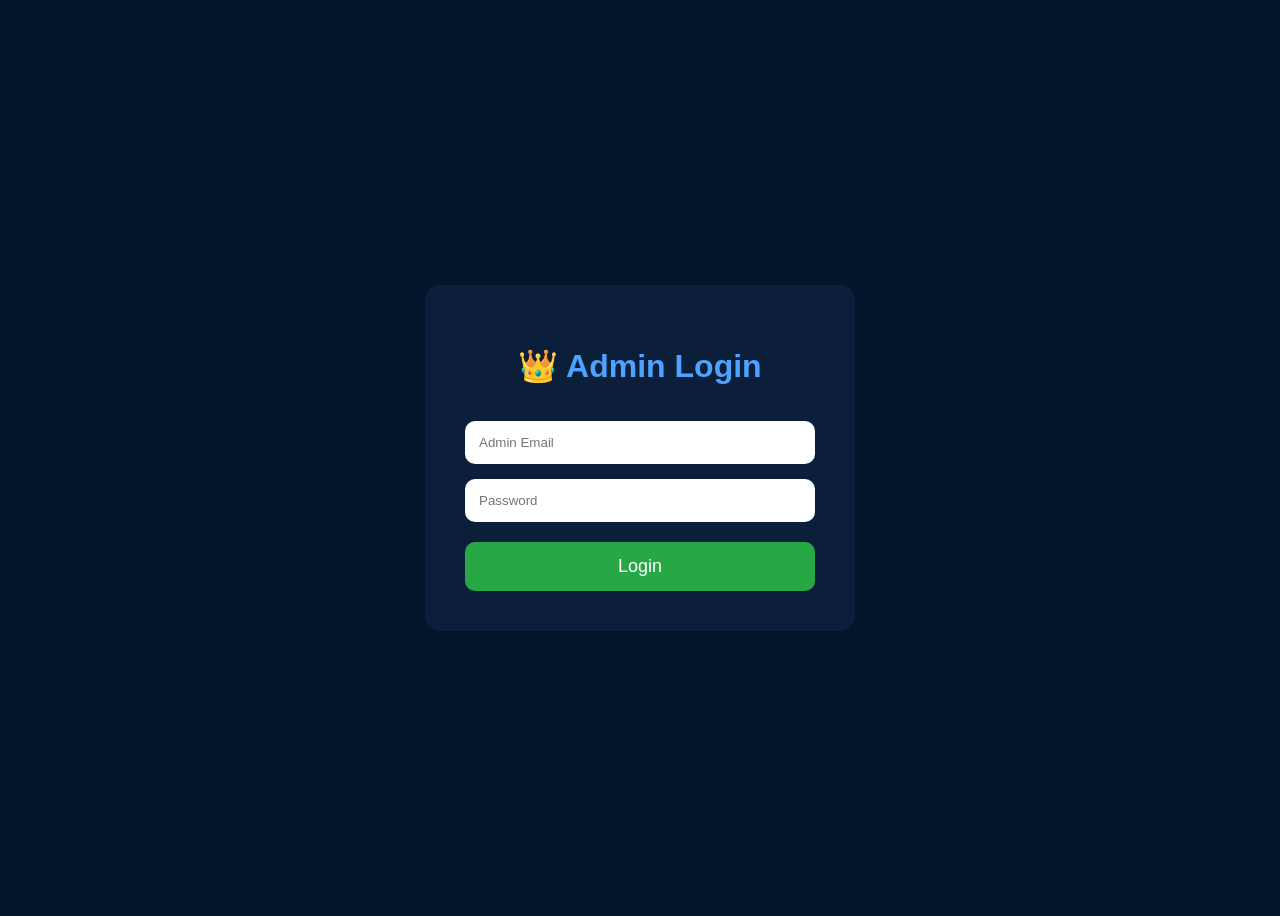
<file: templates/admin_login.html>
<!DOCTYPE html>
<html>
<head>
    <title>Admin Login</title>

    <style>
        body{
            background:#02152b;
            display:flex;
            justify-content:center;
            align-items:center;
            height:100vh;
            font-family:Arial;
        }

        .box{
            background:#0b1f3a;
            padding:40px;
            border-radius:15px;
            width:350px;
            text-align:center;
        }

        h1{
            color:#4da3ff;
        }

        input{
            width:100%;
            padding:14px;
            margin-top:15px;
            border:none;
            border-radius:10px;
            box-sizing:border-box;
        }

        button{
            width:100%;
            padding:14px;
            margin-top:20px;
            border:none;
            border-radius:10px;
            background:#28a745;
            color:white;
            font-size:18px;
            cursor:pointer;
        }

        button:hover{
            background:#218838;
        }
    </style>
</head>

<body>

<div class="box">

    <h1>👑 Admin Login</h1>

    <form method="POST">

        <input
        type="email"
        name="email"
        placeholder="Admin Email"
        required>

        <input
        type="password"
        name="password"
        placeholder="Password"
        required>

        <button type="submit">
            Login
        </button>

    </form>

</div>

</body>
</html>
</file>
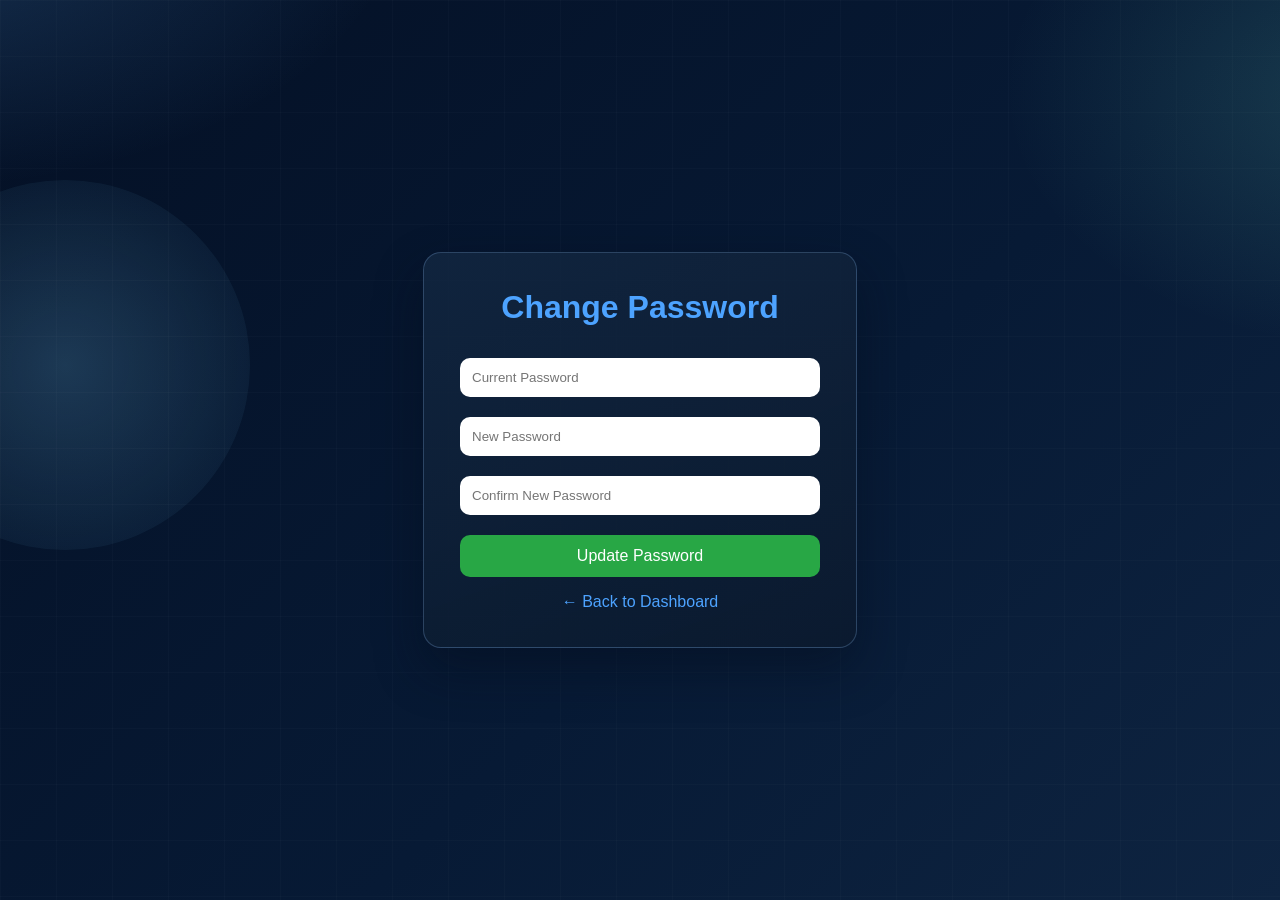
<file: templates/change_password.html>
<!DOCTYPE html>
<html lang="en">
<head>
    <meta charset="UTF-8">
    <meta name="viewport" content="width=device-width, initial-scale=1.0">
    <title>Change Password - BookVerse</title>
    <style>
        body{
            margin:0;
            min-height:100vh;
            display:flex;
            align-items:center;
            justify-content:center;
            background:
                radial-gradient(900px 500px at -8% -10%, rgba(95,179,255,0.22), transparent 56%),
                radial-gradient(700px 480px at 108% 10%, rgba(115,233,204,0.16), transparent 54%),
                linear-gradient(135deg, #041025, #071a35 58%, #0e2441);
            color:white;
            font-family:Arial, sans-serif;
            position:relative;
            overflow:hidden;
        }

        body::before,
        body::after{
            content:"";
            position:fixed;
            pointer-events:none;
            z-index:-1;
        }

        body::before{
            width:370px;
            height:370px;
            border-radius:50%;
            left:-120px;
            top:180px;
            background:radial-gradient(circle at center, rgba(121,209,255,0.2), rgba(121,209,255,0));
        }

        body::after{
            inset:0;
            background-image:linear-gradient(rgba(255,255,255,0.02) 1px, transparent 1px), linear-gradient(90deg, rgba(255,255,255,0.02) 1px, transparent 1px);
            background-size:56px 56px;
        }

        .box{
            width:360px;
            background:linear-gradient(160deg, rgba(19,39,65,0.84), rgba(11,26,46,0.88));
            padding:36px;
            border-radius:18px;
            box-shadow:0 22px 48px rgba(5,14,28,0.45);
            border:1px solid rgba(148,195,255,0.24);
        }

        h1{
            margin-top:0;
            color:#4da3ff;
            text-align:center;
        }

        input{
            width:100%;
            box-sizing:border-box;
            padding:12px;
            margin:10px 0;
            border:none;
            border-radius:10px;
            outline:none;
        }

        button{
            width:100%;
            padding:12px;
            margin-top:10px;
            border:none;
            border-radius:10px;
            background:#28a745;
            color:white;
            cursor:pointer;
            font-size:16px;
        }

        a{
            display:block;
            margin-top:16px;
            text-align:center;
            color:#4da3ff;
            text-decoration:none;
        }
    </style>
</head>
<body>
    <div class="box">
        <h1>Change Password</h1>
        <form method="POST">
            <input type="password" name="current_password" placeholder="Current Password" required>
            <input type="password" name="new_password" placeholder="New Password" required>
            <input type="password" name="confirm_password" placeholder="Confirm New Password" required>
            <button type="submit">Update Password</button>
        </form>
        <a href="/dashboard">← Back to Dashboard</a>
    </div>
</body>
</html>
</file>
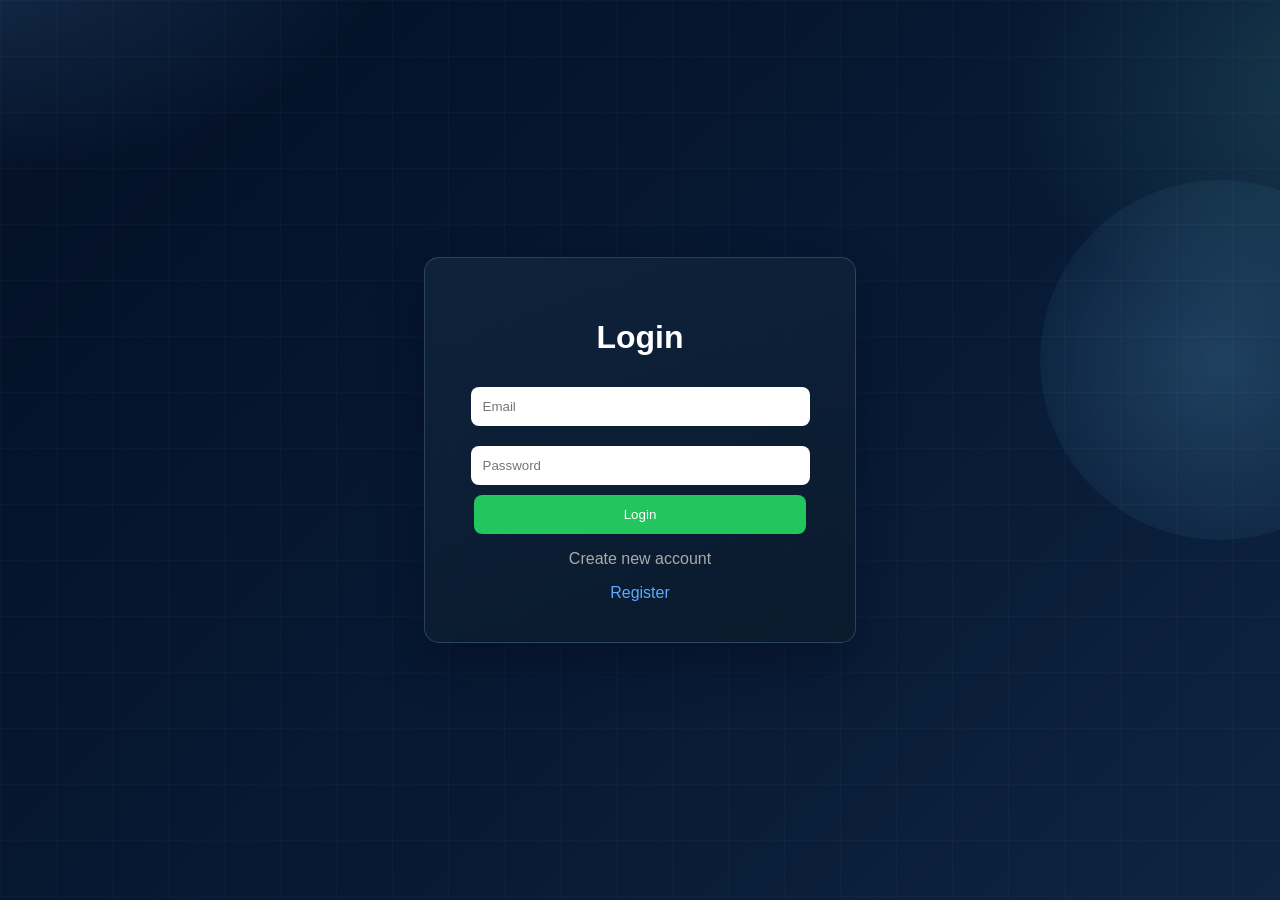
<file: templates/login.html>
<!DOCTYPE html>
<html>
<head>
    <title>Login - BookVerse</title>

    <style>
        body{
            background:
                radial-gradient(900px 500px at -8% -10%, rgba(95,179,255,0.22), transparent 56%),
                radial-gradient(700px 480px at 108% 10%, rgba(115,233,204,0.16), transparent 54%),
                linear-gradient(135deg, #041025, #071a35 58%, #0e2441);
            font-family: Arial, sans-serif;
            display:flex;
            justify-content:center;
            align-items:center;
            height:100vh;
            margin:0;
            position:relative;
            overflow:hidden;
        }

        body::before,
        body::after{
            content:"";
            position:fixed;
            pointer-events:none;
            z-index:-1;
        }

        body::before{
            width:360px;
            height:360px;
            border-radius:50%;
            right:-120px;
            top:180px;
            background:radial-gradient(circle at center, rgba(121,209,255,0.2), rgba(121,209,255,0));
        }

        body::after{
            inset:0;
            background-image:linear-gradient(rgba(255,255,255,0.022) 1px, transparent 1px), linear-gradient(90deg, rgba(255,255,255,0.022) 1px, transparent 1px);
            background-size:56px 56px;
        }

        .box{
            background:linear-gradient(160deg, rgba(17,37,61,0.84), rgba(11,26,44,0.88));
            padding:40px;
            border-radius:15px;
            width:350px;
            text-align:center;
            border:1px solid rgba(149,197,255,0.22);
            box-shadow:0 20px 46px rgba(4,12,24,0.45);
        }

        h1{
            color:white;
        }

        input{
            width:90%;
            padding:12px;
            margin:10px 0;
            border:none;
            border-radius:8px;
        }

        button{
            width:95%;
            padding:12px;
            background:#22c55e;
            color:white;
            border:none;
            border-radius:8px;
            cursor:pointer;
        }

        a{
            color:#5da9ff;
            text-decoration:none;
        }

        p{
            color:#aaa;
        }
    </style>

</head>

<body>

<div class="box">

    <h1>Login</h1>

    <form method="POST">

    <input type="email"
    name="email"
    placeholder="Email"
    required>

    <input type="password"
    name="password"
    placeholder="Password"
    required>

    <button type="submit">
        Login
    </button>

</form>

    <p>Create new account</p>
    <a href="/register">Register</a>

</div>

</body>
</html>
</file>
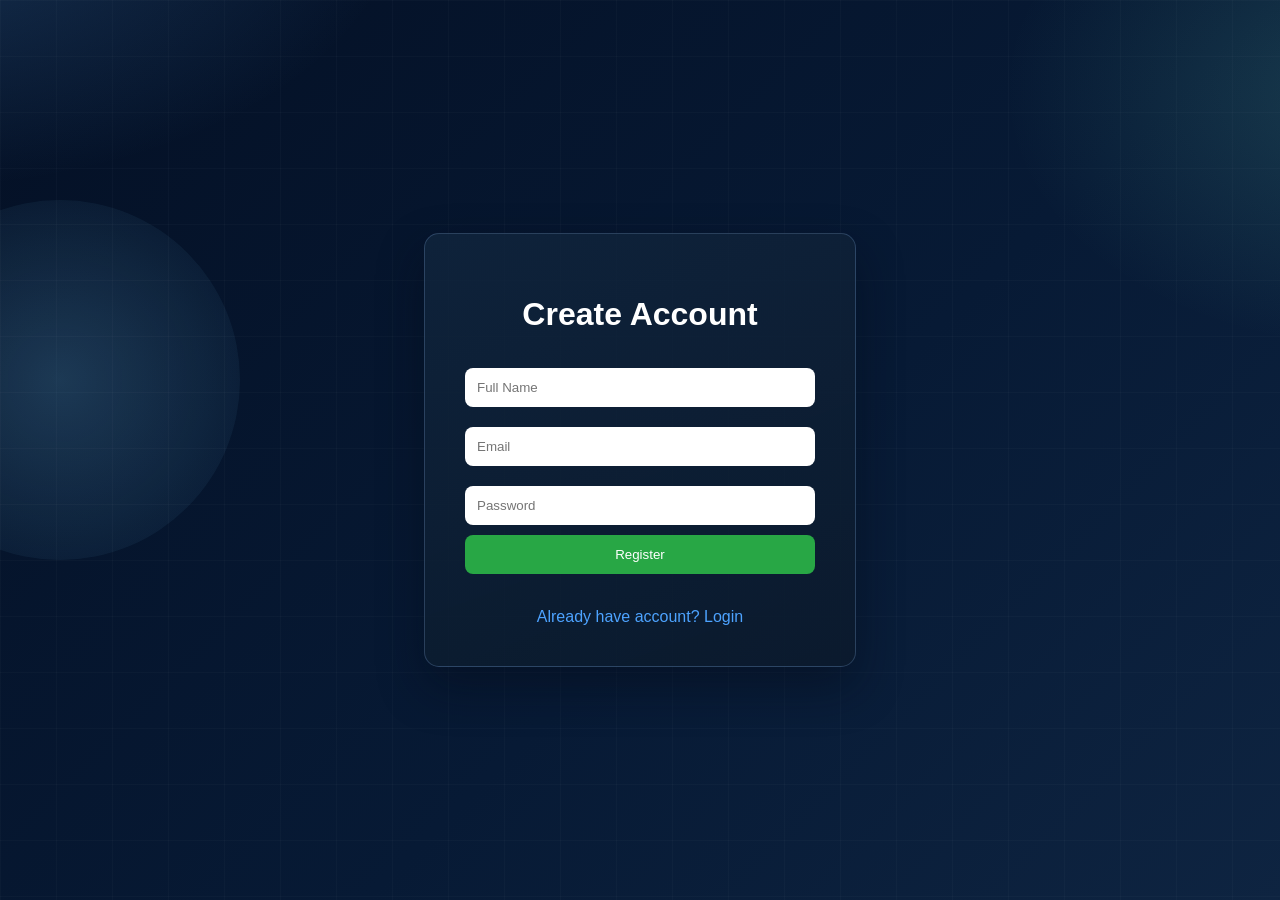
<file: templates/register.html>
<html>
<head>
    <title>Register - BookVerse</title>

    <style>
        body{
            background:
                radial-gradient(900px 500px at -8% -10%, rgba(95,179,255,0.22), transparent 56%),
                radial-gradient(700px 480px at 108% 10%, rgba(115,233,204,0.16), transparent 54%),
                linear-gradient(135deg, #041025, #071a35 58%, #0e2441);
            display:flex;
            justify-content:center;
            align-items:center;
            height:100vh;
            font-family:Arial;
            color:white;
            margin:0;
            position:relative;
            overflow:hidden;
        }

        body::before,
        body::after{
            content:"";
            position:fixed;
            pointer-events:none;
            z-index:-1;
        }

        body::before{
            width:360px;
            height:360px;
            border-radius:50%;
            left:-120px;
            top:200px;
            background:radial-gradient(circle at center, rgba(121,209,255,0.2), rgba(121,209,255,0));
        }

        body::after{
            inset:0;
            background-image:linear-gradient(rgba(255,255,255,0.022) 1px, transparent 1px), linear-gradient(90deg, rgba(255,255,255,0.022) 1px, transparent 1px);
            background-size:56px 56px;
        }

        .register-box{
            background:linear-gradient(160deg, rgba(17,37,61,0.84), rgba(11,26,44,0.88));
            padding:40px;
            border-radius:15px;
            width:350px;
            text-align:center;
            border:1px solid rgba(149,197,255,0.22);
            box-shadow:0 20px 46px rgba(4,12,24,0.45);
        }

        h1{
            margin-bottom:25px;
        }

        input{
            width:100%;
            padding:12px;
            margin:10px 0;
            border:none;
            border-radius:8px;
        }

        button{
            width:100%;
            padding:12px;
            background:#28a745;
            color:white;
            border:none;
            border-radius:8px;
            cursor:pointer;
        }

        a{
            color:#4da3ff;
            text-decoration:none;
        }
    </style>
</head>

<body>

<div class="register-box">
    <h1>Create Account</h1>

    <form method="POST">

        <input type="text" name="name" placeholder="Full Name" required>

        <input type="email" name="email" placeholder="Email" required>

        <input type="password" name="password" placeholder="Password" required>

        <button type="submit">Register</button>

    </form>

    <br>

    <a href="/login">Already have account? Login</a>
</div>

</body>
</html>
</file>
